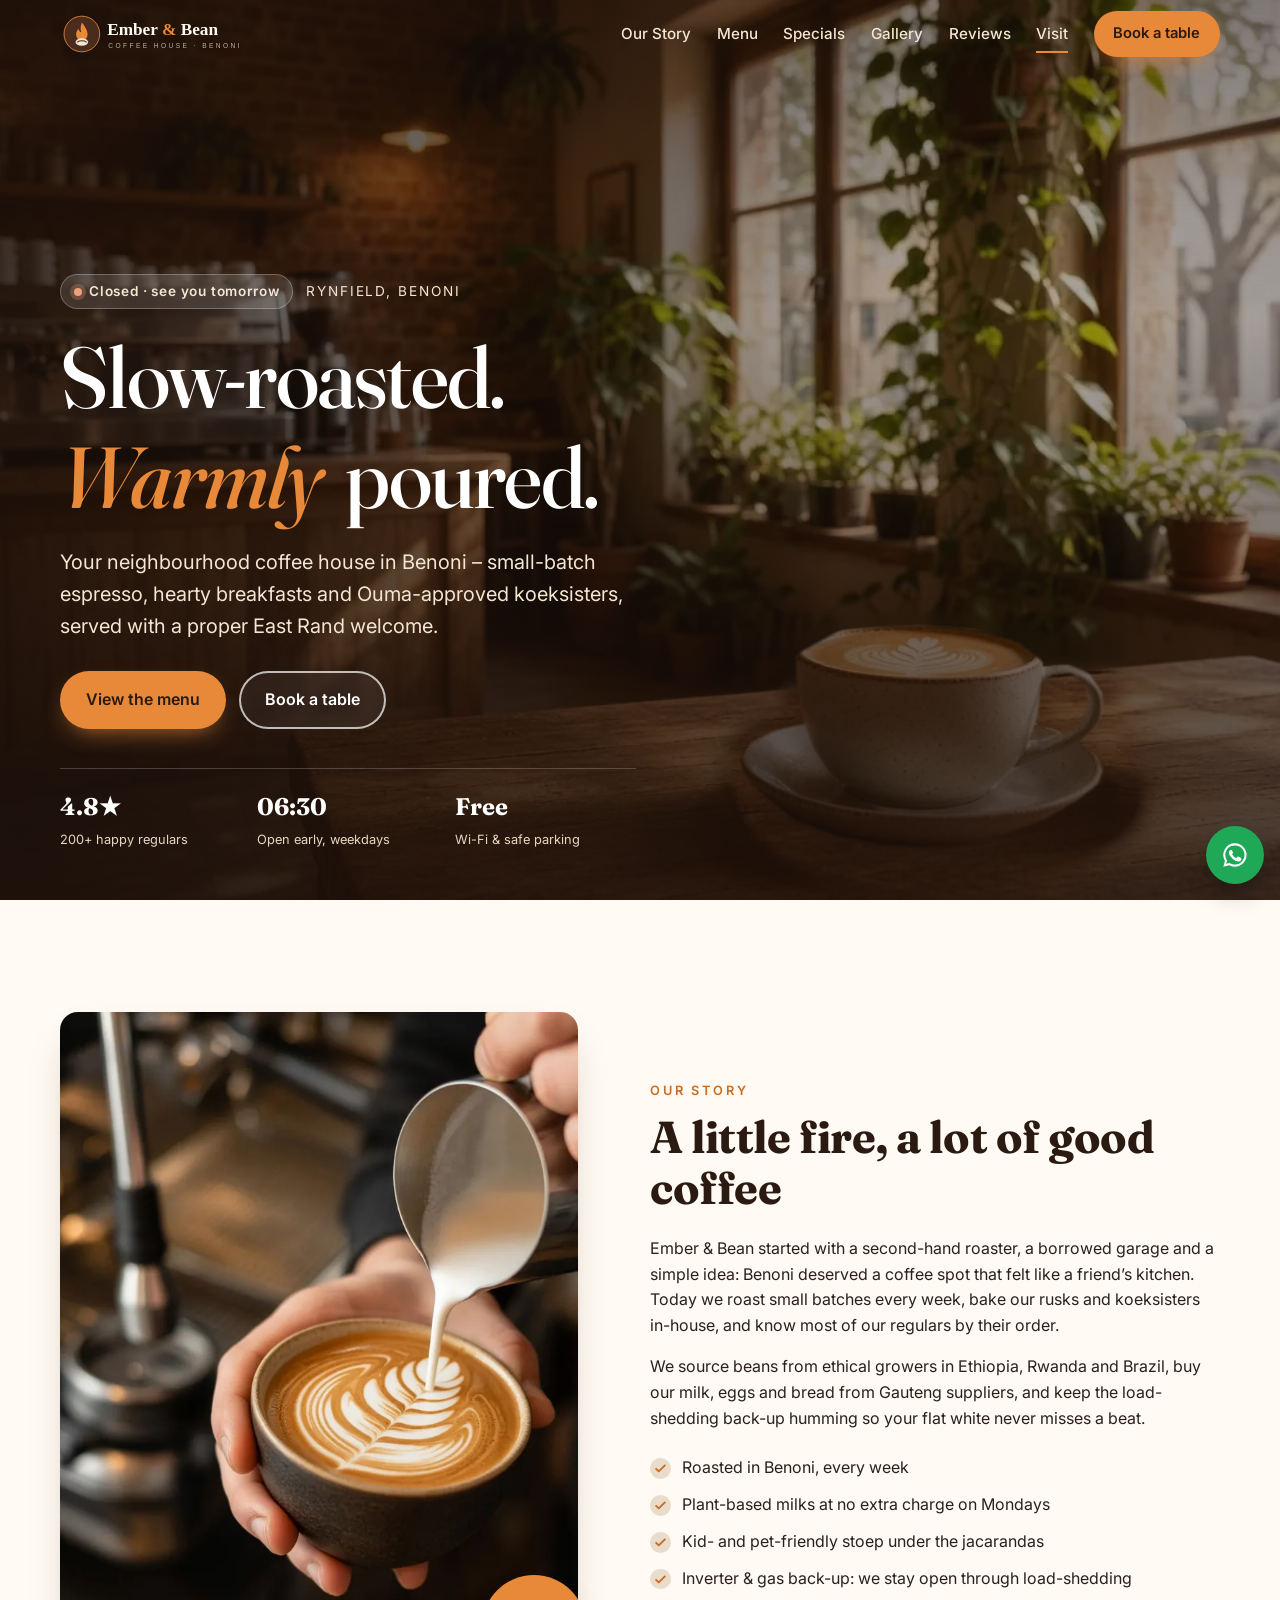
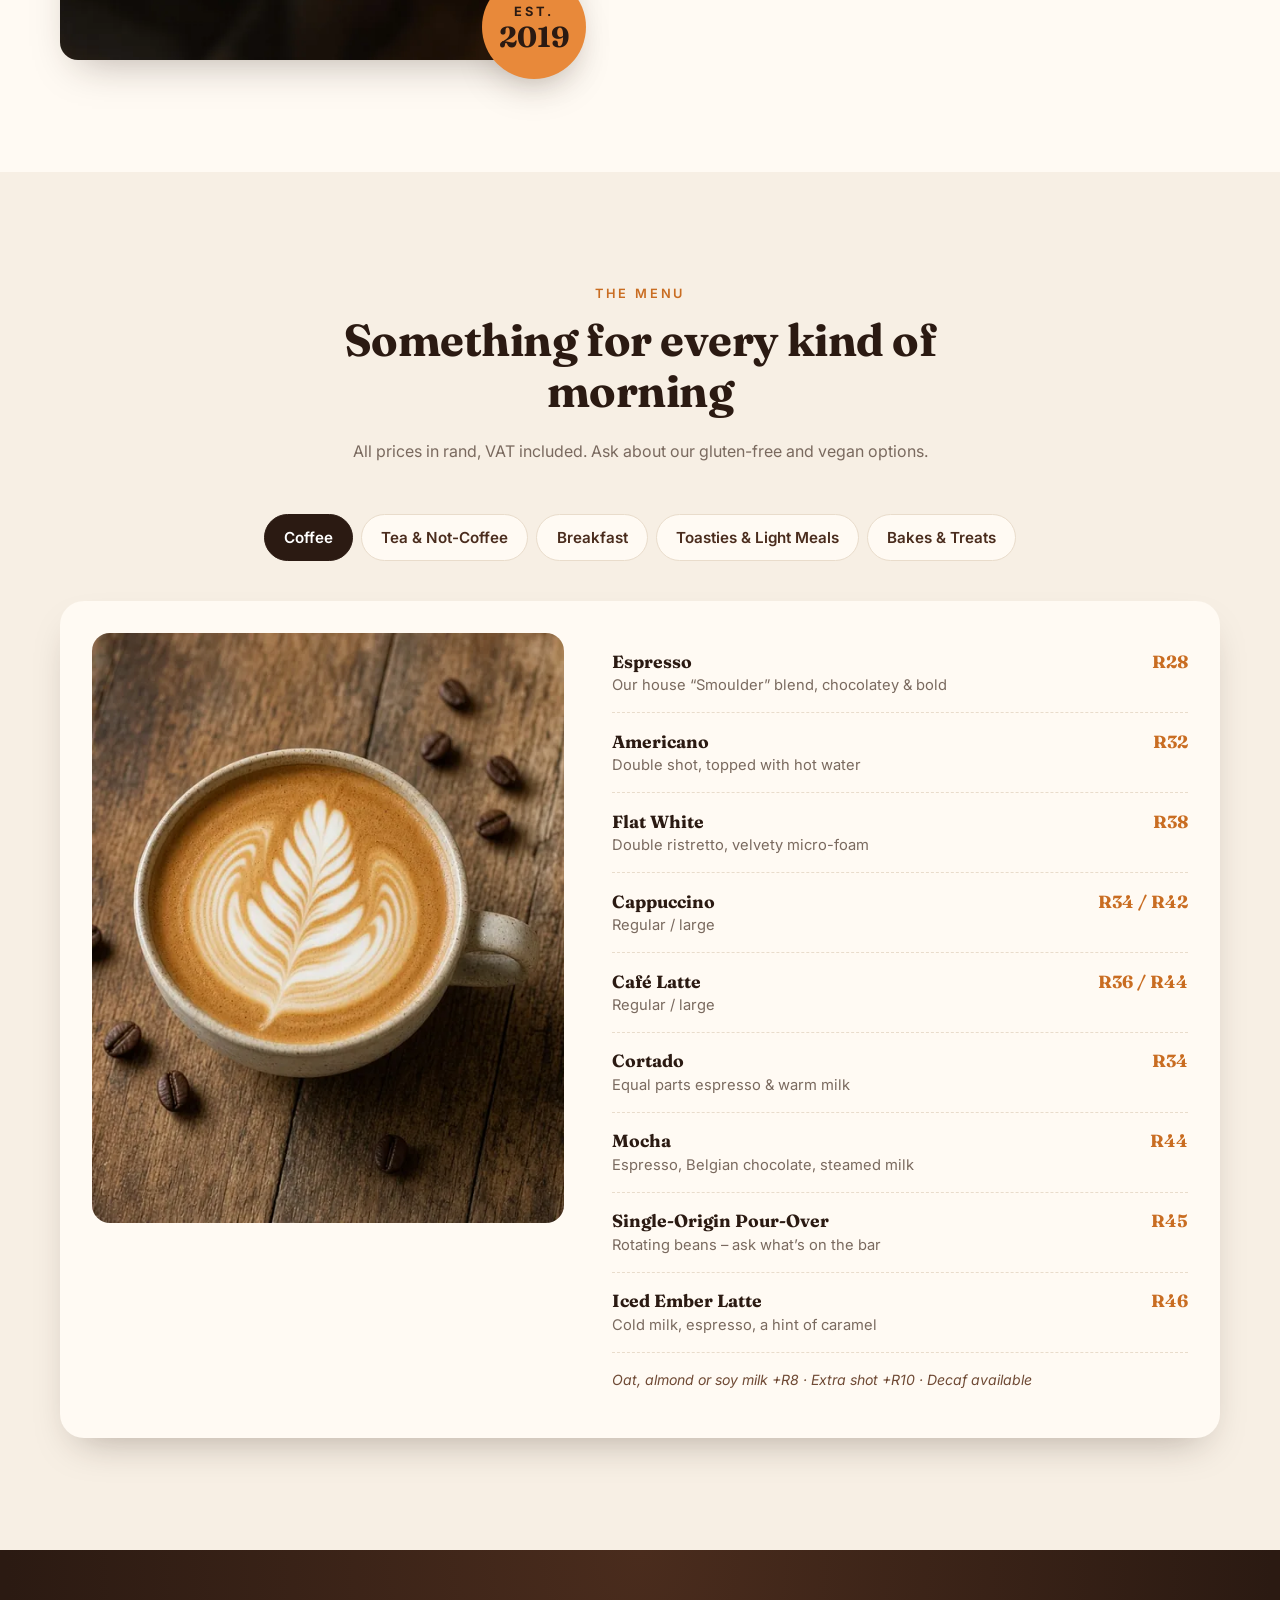
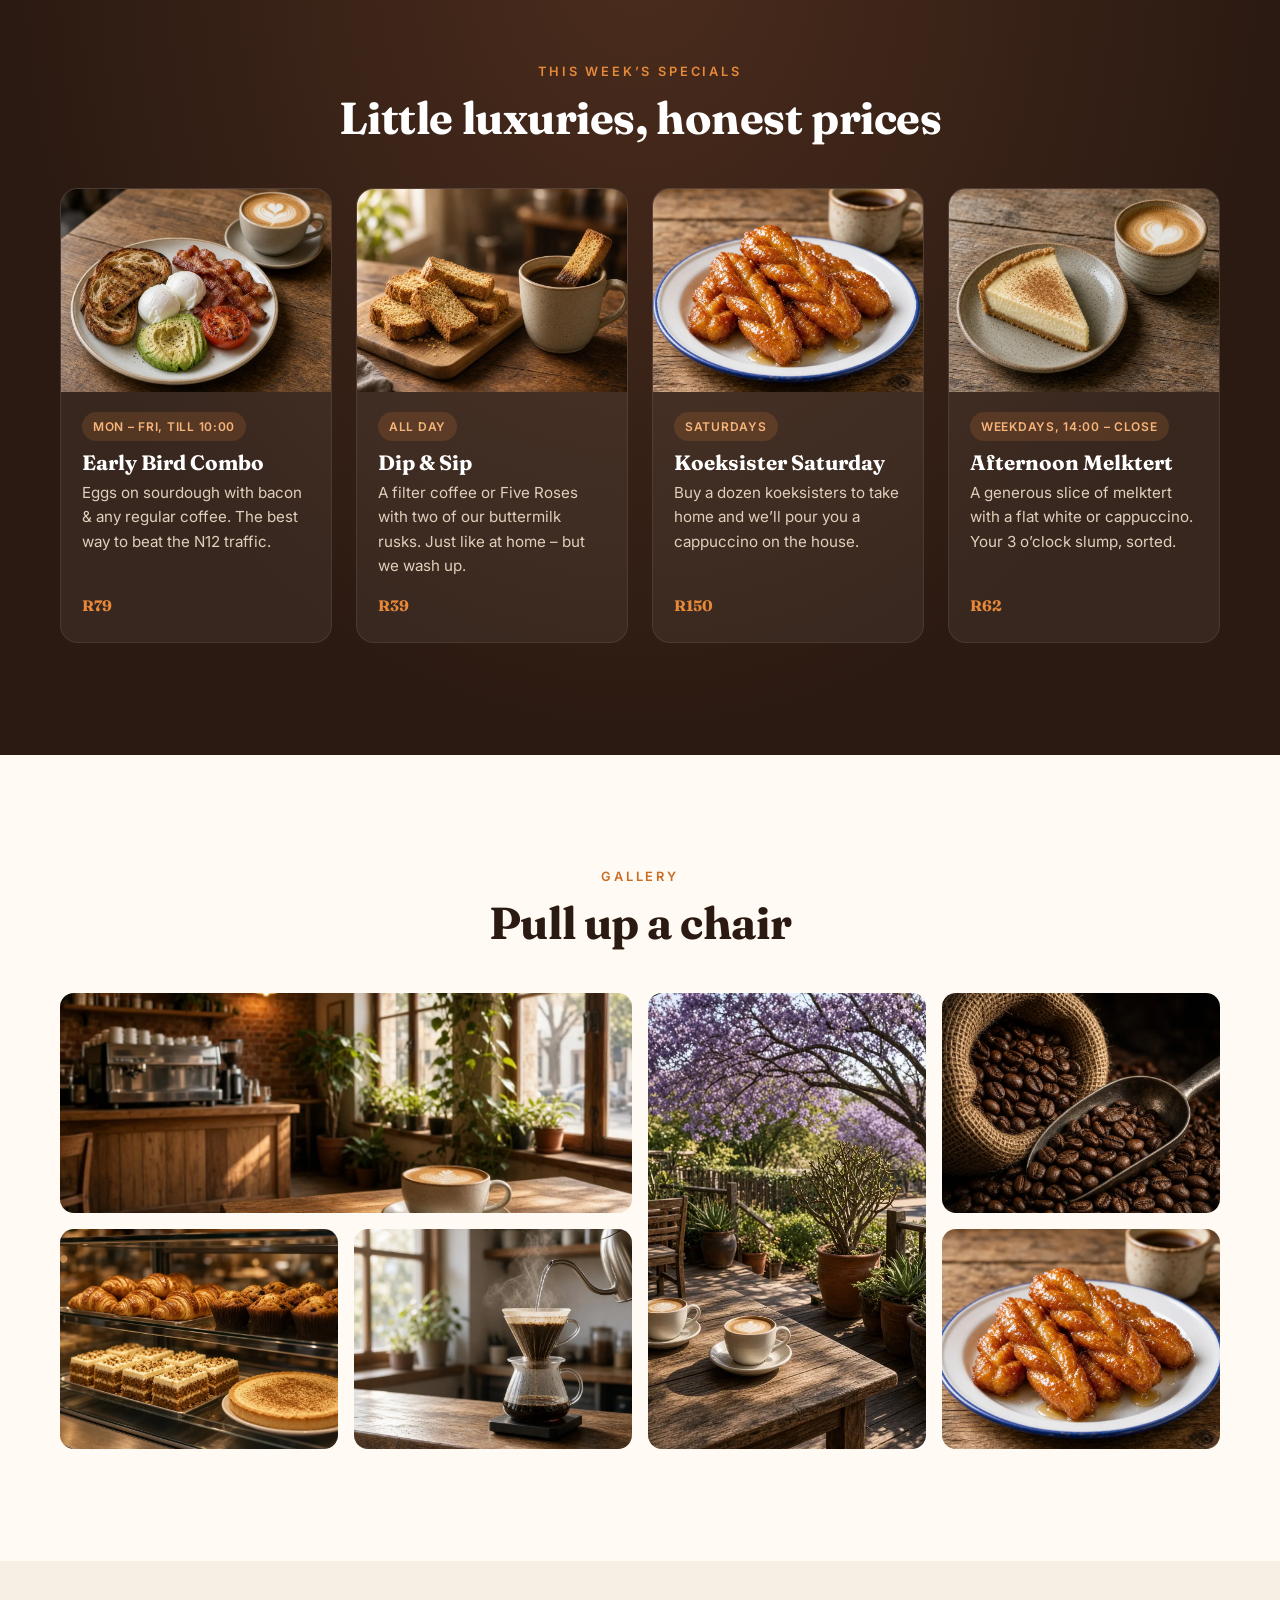
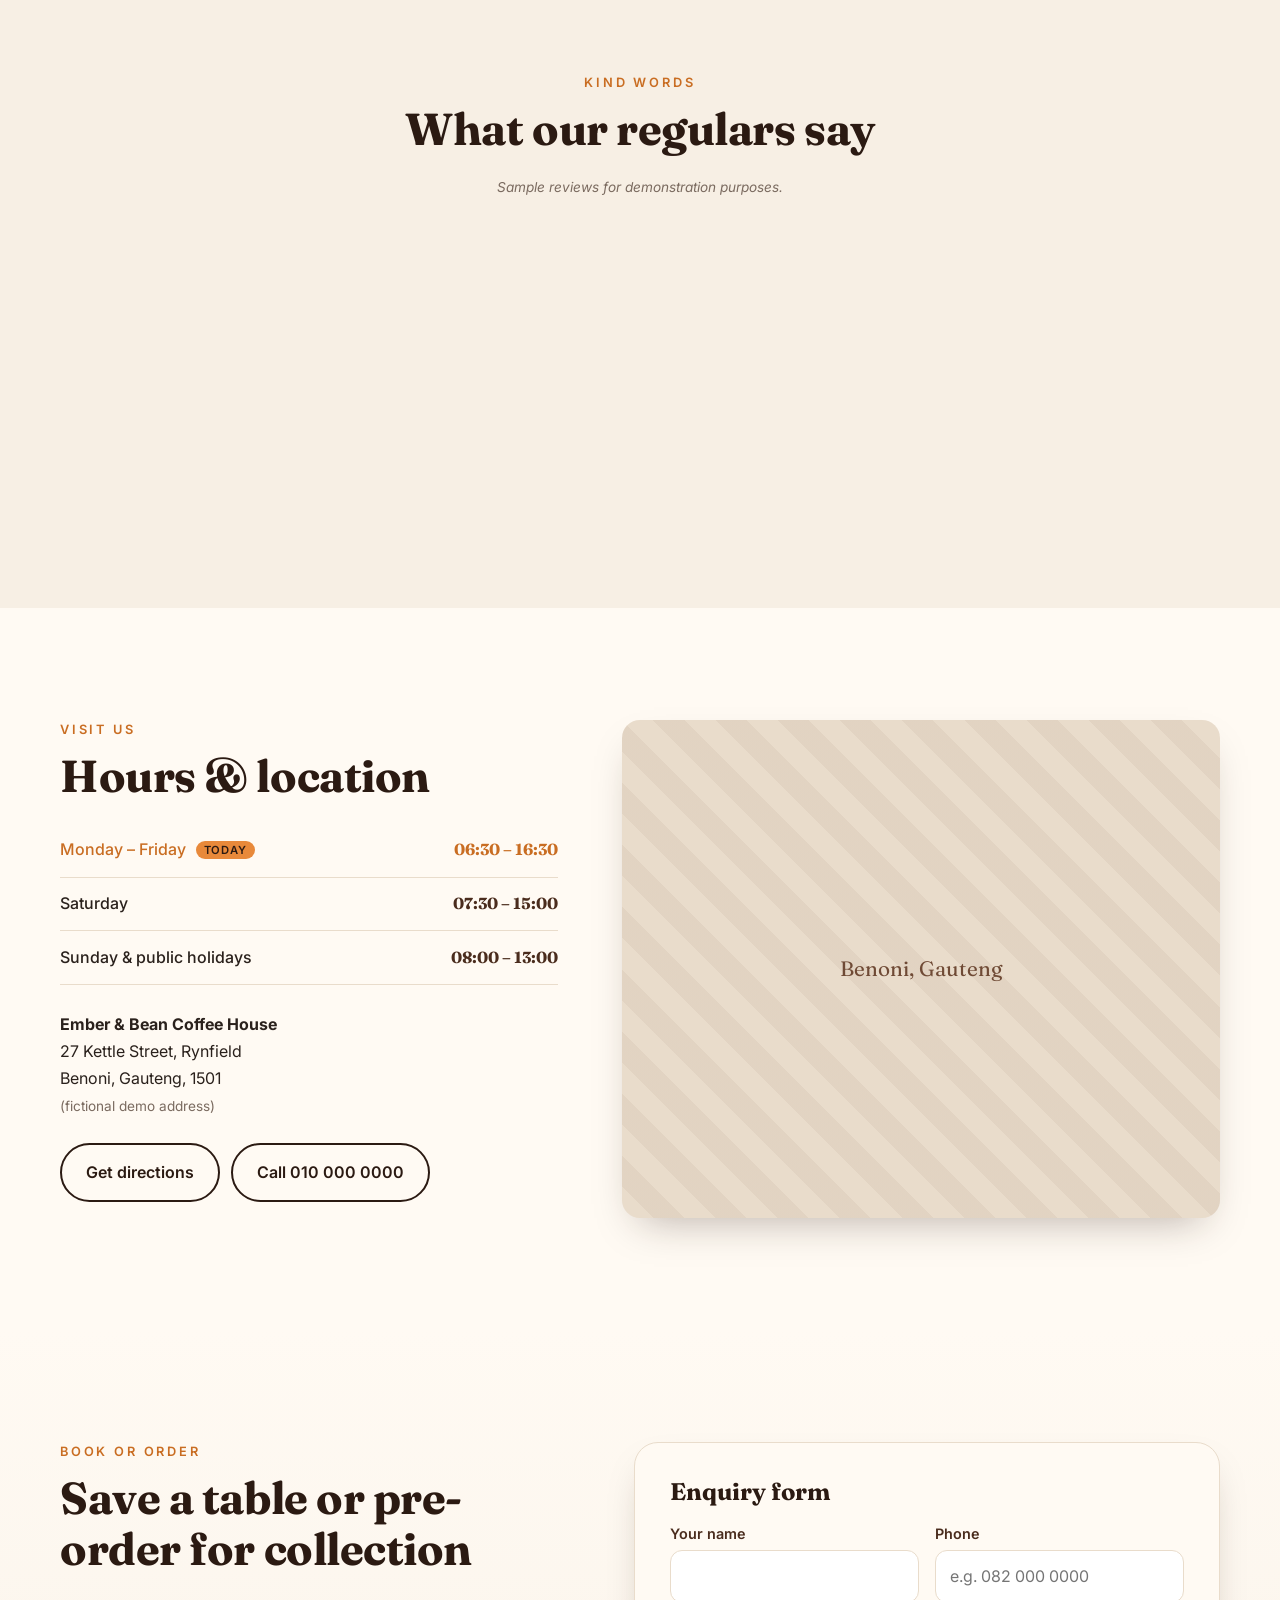
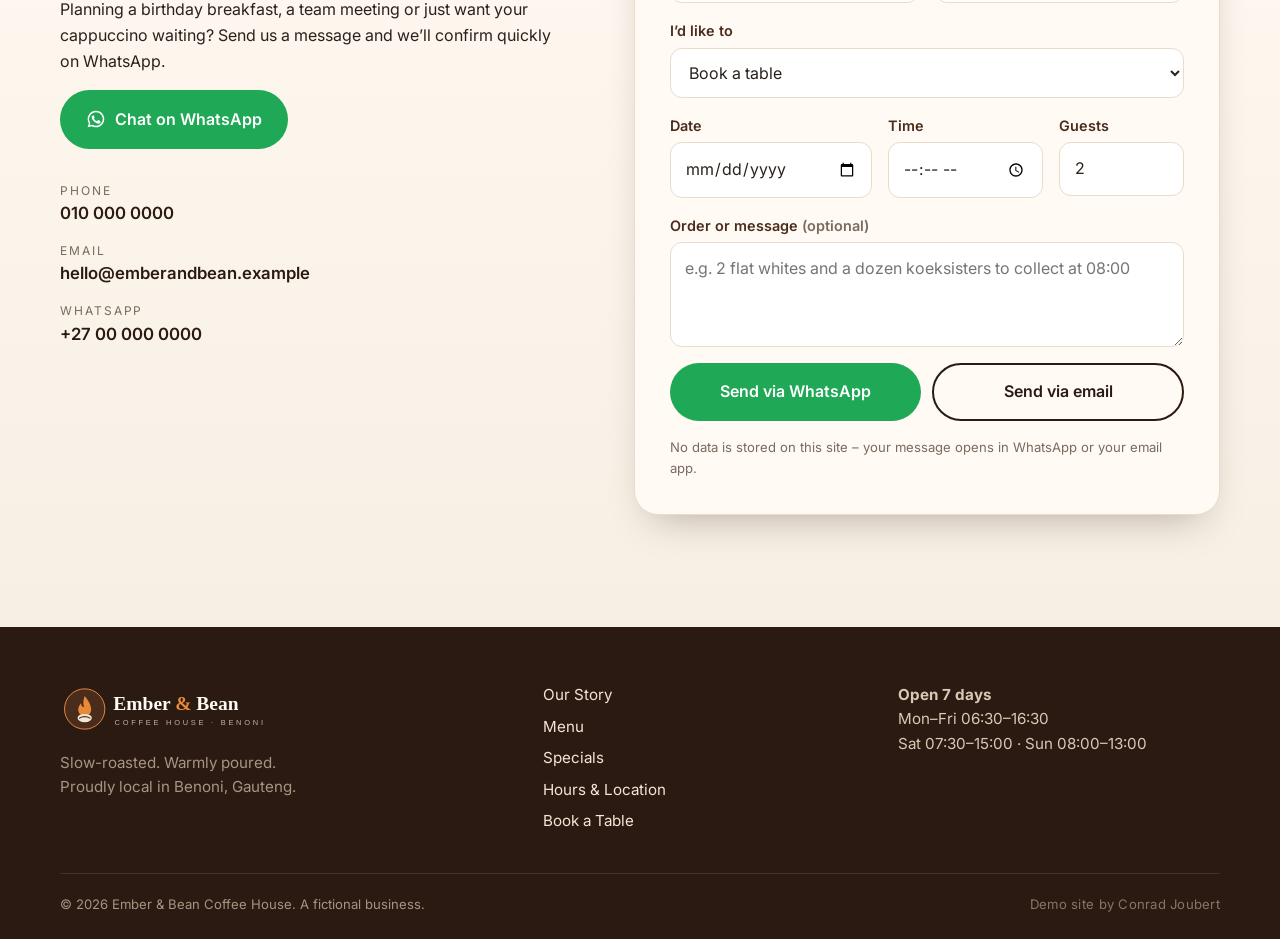
<file: EmberAndBean.Web/wwwroot/index.html>
<!DOCTYPE html>
<html lang="en-ZA">
<head>
  <meta charset="utf-8">
  <meta name="viewport" content="width=device-width, initial-scale=1">
  <title>Ember &amp; Bean Coffee House | Specialty Coffee &amp; Breakfast in Benoni</title>
  <meta name="description" content="Ember &amp; Bean is an independent neighbourhood coffee house in Benoni, Gauteng. Small-batch roasted coffee, hearty breakfasts, toasties, rusks and koeksisters. Open 7 days.">
  <meta name="keywords" content="coffee shop Benoni, cafe Benoni, breakfast Benoni, specialty coffee East Rand, flat white, cappuccino, koeksisters, rusks">
  <meta name="theme-color" content="#2b1a12">
  <meta name="robots" content="noindex, nofollow"><!-- Demo site: remove this line for a real client -->

  <!-- Open Graph / social sharing -->
  <meta property="og:type" content="website">
  <meta property="og:site_name" content="Ember &amp; Bean Coffee House">
  <meta property="og:title" content="Ember &amp; Bean Coffee House | Benoni">
  <meta property="og:description" content="Small-batch coffee, slow breakfasts and proper koeksisters in the heart of Benoni.">
  <meta property="og:image" content="assets/img/og-image.jpg">
  <meta property="og:locale" content="en_ZA">
  <meta name="twitter:card" content="summary_large_image">

  <link rel="icon" href="favicon.svg" type="image/svg+xml">
  <link rel="icon" href="favicon.png" type="image/png" sizes="64x64">
  <link rel="apple-touch-icon" href="apple-touch-icon.png">
  <link rel="manifest" href="site.webmanifest">

  <link rel="preconnect" href="https://fonts.googleapis.com">
  <link rel="preconnect" href="https://fonts.gstatic.com" crossorigin>
  <link href="https://fonts.googleapis.com/css2?family=Fraunces:opsz,wght@9..144,500;9..144,700&family=Inter:wght@400;500;600&display=swap" rel="stylesheet">
  <link rel="preload" as="image" href="assets/img/hero.webp">
  <link rel="stylesheet" href="css/styles.css">

  <script type="application/ld+json">
  {
    "@context": "https://schema.org",
    "@type": "CafeOrCoffeeShop",
    "name": "Ember & Bean Coffee House",
    "description": "Independent neighbourhood coffee house in Benoni (fictional demo business).",
    "image": "assets/img/og-image.jpg",
    "telephone": "+27 10 000 0000",
    "email": "hello@emberandbean.example",
    "servesCuisine": ["Coffee", "Breakfast", "South African"],
    "priceRange": "R",
    "address": {
      "@type": "PostalAddress",
      "streetAddress": "27 Kettle Street, Rynfield",
      "addressLocality": "Benoni",
      "addressRegion": "Gauteng",
      "postalCode": "1501",
      "addressCountry": "ZA"
    },
    "openingHoursSpecification": [
      {"@type": "OpeningHoursSpecification", "dayOfWeek": ["Monday","Tuesday","Wednesday","Thursday","Friday"], "opens": "06:30", "closes": "16:30"},
      {"@type": "OpeningHoursSpecification", "dayOfWeek": "Saturday", "opens": "07:30", "closes": "15:00"},
      {"@type": "OpeningHoursSpecification", "dayOfWeek": "Sunday", "opens": "08:00", "closes": "13:00"}
    ]
  }
  </script>
</head>
<body>
  <a class="skip-link" href="#main">Skip to content</a>

  <header class="site-header" id="top">
    <div class="container nav-wrap">
      <a class="brand" href="#top" aria-label="Ember &amp; Bean Coffee House, back to top">
        <img src="assets/logo-light.svg" alt="Ember &amp; Bean Coffee House" width="216" height="48">
      </a>
      <button class="nav-toggle" aria-expanded="false" aria-controls="site-nav" aria-label="Open menu">
        <span></span><span></span><span></span>
      </button>
      <nav id="site-nav" class="site-nav" aria-label="Main">
        <ul>
          <li><a href="#about">Our Story</a></li>
          <li><a href="#menu">Menu</a></li>
          <li><a href="#specials">Specials</a></li>
          <li><a href="#gallery">Gallery</a></li>
          <li><a href="#reviews">Reviews</a></li>
          <li><a href="#visit">Visit</a></li>
          <li><a class="btn btn-sm btn-ember" href="#contact">Book a table</a></li>
        </ul>
      </nav>
    </div>
  </header>

  <main id="main">
    <!-- HERO -->
    <section class="hero" aria-labelledby="hero-title">
      <div class="hero-media" role="img" aria-label="Sunlit coffee house interior with a latte on a wooden table">
        <!-- Cup + saucer are separate cut-outs of the photo that slide in on their own and then float; the stage reproduces
             background-size:cover so they line up with the photo (see .hero-stage in styles.css). Steam sits in a second stage above the colour overlay. -->
        <div class="hero-stage" aria-hidden="true">
          <img class="stage-bg" src="assets/img/hero-clean.webp" alt="" width="1280" height="720" decoding="async">
          <img class="hero-saucer" src="assets/img/saucer.webp" alt="" width="305" height="122" decoding="async">
          <div class="hero-cup">
            <img class="cup-img" src="assets/img/cup.webp" alt="" width="261" height="163" decoding="async">
            <div class="cup-fx">
              <div class="crema"><span class="sheen"></span><span class="ripple"></span></div>
            </div>
          </div>
        </div>
        <div class="hero-stage hero-stage-fx" aria-hidden="true">
          <div class="hero-cup">
            <div class="cup-fx">
              <div class="steam">
              <svg width="0" height="0" class="defs"><defs><linearGradient id="steam-grad" x1="0" y1="1" x2="0" y2="0"><stop offset="0" stop-color="#fff3e3" stop-opacity="0"/><stop offset=".22" stop-color="#fff3e3" stop-opacity=".9"/><stop offset=".6" stop-color="#fff3e3" stop-opacity=".45"/><stop offset="1" stop-color="#fff3e3" stop-opacity="0"/></linearGradient></defs></svg>
              <svg class="wisp" viewBox="0 0 40 200" preserveAspectRatio="none"><path d="M20 200 C 8 170, 32 150, 20 120 S 6 70, 22 40 S 30 10, 18 0" /></svg>
              <svg class="wisp" viewBox="0 0 40 200" preserveAspectRatio="none"><path d="M20 200 C 32 172, 10 150, 22 118 S 34 72, 16 44 S 10 12, 24 0" /></svg>
              <svg class="wisp" viewBox="0 0 40 200" preserveAspectRatio="none"><path d="M20 200 C 12 168, 28 146, 16 112 S 30 66, 20 36 S 12 8, 22 0" /></svg>
              <svg class="wisp" viewBox="0 0 40 200" preserveAspectRatio="none"><path d="M20 200 C 28 176, 14 140, 24 110 S 10 64, 22 38 S 32 14, 16 0" /></svg>
              <svg class="wisp" viewBox="0 0 40 200" preserveAspectRatio="none"><path d="M20 200 C 10 160, 30 140, 20 104 S 8 60, 24 30 S 18 6, 20 0" /></svg>
            </div>
            </div>
          </div>
        </div>
      </div>
      <div class="container hero-content">
        <p class="eyebrow"><span class="open-pill" id="open-status" aria-live="polite">Open 7 days</span> Rynfield, Benoni</p>
        <h1 id="hero-title">Slow-roasted.<br><em>Warmly</em> poured.</h1>
        <p class="lead">Your neighbourhood coffee house in Benoni &ndash; small-batch espresso, hearty breakfasts and Ouma-approved koeksisters, served with a proper East Rand welcome.</p>
        <div class="hero-cta">
          <a class="btn btn-ember" href="#menu">View the menu</a>
          <a class="btn btn-ghost" href="#contact">Book a table</a>
        </div>
        <ul class="hero-facts" aria-label="Highlights">
          <li><strong>4.8&#9733;</strong><span>200+ happy regulars</span></li>
          <li><strong>06:30</strong><span>Open early, weekdays</span></li>
          <li><strong>Free</strong><span>Wi-Fi &amp; safe parking</span></li>
        </ul>
      </div>
    </section>

    <!-- ABOUT -->
    <section id="about" class="section about" aria-labelledby="about-title">
      <div class="container about-grid">
        <div class="about-media reveal">
          <img src="assets/img/pour.webp" alt="Barista pouring steamed milk into a cappuccino" width="900" height="900" loading="lazy">
          <div class="about-badge"><strong>Est.</strong><span>2019</span></div>
        </div>
        <div class="about-copy reveal">
          <p class="kicker">Our story</p>
          <h2 id="about-title">A little fire, a lot of good coffee</h2>
          <p>Ember &amp; Bean started with a second-hand roaster, a borrowed garage and a simple idea: Benoni deserved a coffee spot that felt like a friend&rsquo;s kitchen. Today we roast small batches every week, bake our rusks and koeksisters in-house, and know most of our regulars by their order.</p>
          <p>We source beans from ethical growers in Ethiopia, Rwanda and Brazil, buy our milk, eggs and bread from Gauteng suppliers, and keep the load-shedding back-up humming so your flat white never misses a beat.</p>
          <ul class="ticks">
            <li>Roasted in Benoni, every week</li>
            <li>Plant-based milks at no extra charge on Mondays</li>
            <li>Kid- and pet-friendly stoep under the jacarandas</li>
            <li>Inverter &amp; gas back-up: we stay open through load-shedding</li>
          </ul>
        </div>
      </div>
    </section>

    <!-- MENU -->
    <section id="menu" class="section menu" aria-labelledby="menu-title">
      <div class="container">
        <header class="section-head">
          <p class="kicker">The menu</p>
          <h2 id="menu-title">Something for every kind of morning</h2>
          <p>All prices in rand, VAT included. Ask about our gluten-free and vegan options.</p>
        </header>

        <div class="tabs" role="tablist" aria-label="Menu categories">
          <button role="tab" id="tab-coffee" aria-controls="panel-coffee" aria-selected="true">Coffee</button>
          <button role="tab" id="tab-other" aria-controls="panel-other" aria-selected="false" tabindex="-1">Tea &amp; Not-Coffee</button>
          <button role="tab" id="tab-breakfast" aria-controls="panel-breakfast" aria-selected="false" tabindex="-1">Breakfast</button>
          <button role="tab" id="tab-light" aria-controls="panel-light" aria-selected="false" tabindex="-1">Toasties &amp; Light Meals</button>
          <button role="tab" id="tab-bakes" aria-controls="panel-bakes" aria-selected="false" tabindex="-1">Bakes &amp; Treats</button>
        </div>

        <div class="menu-panels">
          <div role="tabpanel" id="panel-coffee" aria-labelledby="tab-coffee" class="menu-panel">
            <img class="panel-img" src="assets/img/flat-white.webp" alt="Flat white with rosetta latte art" width="900" height="675" loading="lazy">
            <ul class="menu-list">
              <li><div><h3>Espresso</h3><p>Our house &ldquo;Smoulder&rdquo; blend, chocolatey &amp; bold</p></div><span class="price">R28</span></li>
              <li><div><h3>Americano</h3><p>Double shot, topped with hot water</p></div><span class="price">R32</span></li>
              <li><div><h3>Flat White</h3><p>Double ristretto, velvety micro-foam</p></div><span class="price">R38</span></li>
              <li><div><h3>Cappuccino</h3><p>Regular / large</p></div><span class="price">R34 / R42</span></li>
              <li><div><h3>Caf&eacute; Latte</h3><p>Regular / large</p></div><span class="price">R36 / R44</span></li>
              <li><div><h3>Cortado</h3><p>Equal parts espresso &amp; warm milk</p></div><span class="price">R34</span></li>
              <li><div><h3>Mocha</h3><p>Espresso, Belgian chocolate, steamed milk</p></div><span class="price">R44</span></li>
              <li><div><h3>Single-Origin Pour-Over</h3><p>Rotating beans &ndash; ask what&rsquo;s on the bar</p></div><span class="price">R45</span></li>
              <li><div><h3>Iced Ember Latte</h3><p>Cold milk, espresso, a hint of caramel</p></div><span class="price">R46</span></li>
              <li class="note">Oat, almond or soy milk +R8 &middot; Extra shot +R10 &middot; Decaf available</li>
            </ul>
          </div>

          <div role="tabpanel" id="panel-other" aria-labelledby="tab-other" class="menu-panel" hidden>
            <img class="panel-img" src="assets/img/pourover.webp" alt="Pour-over coffee being brewed with a gooseneck kettle" width="900" height="900" loading="lazy">
            <ul class="menu-list">
              <li><div><h3>Red Cappuccino</h3><p>Rooibos espresso with steamed milk</p></div><span class="price">R36</span></li>
              <li><div><h3>Chai Latte</h3><p>Spiced &amp; sweet, or dirty with a shot (+R10)</p></div><span class="price">R40</span></li>
              <li><div><h3>Hot Chocolate</h3><p>Proper melted chocolate, marshmallows</p></div><span class="price">R40</span></li>
              <li><div><h3>Pot of Tea</h3><p>Five Roses, Rooibos, Earl Grey or green</p></div><span class="price">R26</span></li>
              <li><div><h3>Fresh Orange Juice</h3><p>Squeezed to order</p></div><span class="price">R38</span></li>
              <li><div><h3>Berry &amp; Banana Smoothie</h3><p>With Greek yoghurt &amp; honey</p></div><span class="price">R52</span></li>
              <li><div><h3>Milkshake</h3><p>Bar-One, strawberry, vanilla or lime</p></div><span class="price">R48</span></li>
            </ul>
          </div>

          <div role="tabpanel" id="panel-breakfast" aria-labelledby="tab-breakfast" class="menu-panel" hidden>
            <img class="panel-img" src="assets/img/breakfast.webp" alt="Breakfast plate with sourdough, poached eggs, bacon, tomato and avocado" width="900" height="675" loading="lazy">
            <ul class="menu-list">
              <li><div><h3>The Ember Breakfast</h3><p>Two eggs, bacon, boerewors, grilled tomato, mushrooms, sourdough</p></div><span class="price">R112</span></li>
              <li><div><h3>Eggs on Sourdough</h3><p>Poached, fried or scrambled, with avo (+R22)</p></div><span class="price">R62</span></li>
              <li><div><h3>Eggs Benedict</h3><p>Bacon, smoked salmon (+R35) or spinach</p></div><span class="price">R98</span></li>
              <li><div><h3>Shakshuka</h3><p>Baked eggs, spiced tomato, feta, toasted ciabatta</p></div><span class="price">R89</span></li>
              <li><div><h3>Mielie-Meal Porridge</h3><p>Creamy putu-style pap, butter, brown sugar &amp; cream</p></div><span class="price">R48</span></li>
              <li><div><h3>Granola Bowl</h3><p>House granola, Greek yoghurt, berries, honey</p></div><span class="price">R72</span></li>
              <li class="note">Breakfast served all day, every day</li>
            </ul>
          </div>

          <div role="tabpanel" id="panel-light" aria-labelledby="tab-light" class="menu-panel" hidden>
            <img class="panel-img" src="assets/img/toastie.webp" alt="Grilled cheese and tomato toastie with side salad" width="900" height="675" loading="lazy">
            <ul class="menu-list">
              <li><div><h3>Cheese &amp; Tomato Toastie</h3><p>Mature cheddar, ripe tomato, side salad</p></div><span class="price">R59</span></li>
              <li><div><h3>Chicken Mayo Toastie</h3><p>Pulled chicken, herb mayo, cheddar</p></div><span class="price">R79</span></li>
              <li><div><h3>Bacon, Brie &amp; Fig</h3><p>On toasted sourdough</p></div><span class="price">R92</span></li>
              <li><div><h3>Boerewors Roll</h3><p>Grilled wors, tomato smoor, mustard</p></div><span class="price">R75</span></li>
              <li><div><h3>Chicken &amp; Avo Wrap</h3><p>Crispy chicken, avo, lettuce, sweet chilli</p></div><span class="price">R86</span></li>
              <li><div><h3>Harvest Salad</h3><p>Roast butternut, feta, seeds, greens, balsamic</p></div><span class="price">R82</span></li>
            </ul>
          </div>

          <div role="tabpanel" id="panel-bakes" aria-labelledby="tab-bakes" class="menu-panel" hidden>
            <img class="panel-img" src="assets/img/counter.webp" alt="Display counter with croissants, muffins, carrot cake and milk tart" width="900" height="900" loading="lazy">
            <ul class="menu-list">
              <li><div><h3>Koeksisters</h3><p>Syrupy, plaited &amp; ice-cold &ndash; two per serving</p></div><span class="price">R28</span></li>
              <li><div><h3>Buttermilk Rusks</h3><p>Two rusks for dunking / take-home bag of 12</p></div><span class="price">R18 / R85</span></li>
              <li><div><h3>Melktert</h3><p>Ouma&rsquo;s recipe, cinnamon dusted</p></div><span class="price">R38</span></li>
              <li><div><h3>Carrot Cake</h3><p>Cream cheese icing, toasted pecans</p></div><span class="price">R52</span></li>
              <li><div><h3>Butter Croissant</h3><p>Plain, or ham &amp; cheese (+R28)</p></div><span class="price">R32</span></li>
              <li><div><h3>Muffin of the Day</h3><p>Served warm with butter</p></div><span class="price">R34</span></li>
              <li><div><h3>Scones</h3><p>Two scones, jam, cream &amp; cheese</p></div><span class="price">R55</span></li>
            </ul>
          </div>
        </div>
      </div>
    </section>

    <!-- SPECIALS -->
    <section id="specials" class="section specials" aria-labelledby="specials-title">
      <div class="container">
        <header class="section-head light">
          <p class="kicker">This week&rsquo;s specials</p>
          <h2 id="specials-title">Little luxuries, honest prices</h2>
        </header>
        <div class="cards">
          <article class="card reveal">
            <img src="assets/img/breakfast.webp" alt="Full breakfast with a cappuccino" width="900" height="675" loading="lazy">
            <div class="card-body">
              <span class="tag">Mon &ndash; Fri, till 10:00</span>
              <h3>Early Bird Combo</h3>
              <p>Eggs on sourdough with bacon &amp; any regular coffee. The best way to beat the N12 traffic.</p>
              <p class="card-price">R79</p>
            </div>
          </article>
          <article class="card reveal">
            <img src="assets/img/rusks.webp" alt="Buttermilk rusks next to a mug of coffee" width="900" height="675" loading="lazy">
            <div class="card-body">
              <span class="tag">All day</span>
              <h3>Dip &amp; Sip</h3>
              <p>A filter coffee or Five Roses with two of our buttermilk rusks. Just like at home &ndash; but we wash up.</p>
              <p class="card-price">R39</p>
            </div>
          </article>
          <article class="card reveal">
            <img src="assets/img/koeksisters.webp" alt="Syrup-glazed koeksisters on an enamel plate" width="900" height="675" loading="lazy">
            <div class="card-body">
              <span class="tag">Saturdays</span>
              <h3>Koeksister Saturday</h3>
              <p>Buy a dozen koeksisters to take home and we&rsquo;ll pour you a cappuccino on the house.</p>
              <p class="card-price">R150</p>
            </div>
          </article>
          <article class="card reveal">
            <img src="assets/img/milktart.webp" alt="Slice of milk tart with a cappuccino" width="900" height="675" loading="lazy">
            <div class="card-body">
              <span class="tag">Weekdays, 14:00 &ndash; close</span>
              <h3>Afternoon Melktert</h3>
              <p>A generous slice of melktert with a flat white or cappuccino. Your 3 o&rsquo;clock slump, sorted.</p>
              <p class="card-price">R62</p>
            </div>
          </article>
        </div>
      </div>
    </section>

    <!-- GALLERY -->
    <section id="gallery" class="section gallery" aria-labelledby="gallery-title">
      <div class="container">
        <header class="section-head">
          <p class="kicker">Gallery</p>
          <h2 id="gallery-title">Pull up a chair</h2>
        </header>
        <div class="gallery-grid">
          <a href="assets/img/hero.webp" class="g-item g-wide" data-caption="Morning light at the coffee bar"><img src="assets/img/hero.webp" alt="Coffee bar with espresso machine and plants in morning light" width="1280" height="720" loading="lazy"></a>
          <a href="assets/img/patio.webp" class="g-item g-tall" data-caption="Our stoep under the jacarandas"><img src="assets/img/patio.webp" alt="Outdoor patio with wooden tables under a flowering jacaranda tree" width="900" height="900" loading="lazy"></a>
          <a href="assets/img/beans.webp" class="g-item" data-caption="Roasted in Benoni every week"><img src="assets/img/beans.webp" alt="Freshly roasted coffee beans in a burlap sack with a scoop" width="900" height="900" loading="lazy"></a>
          <a href="assets/img/counter.webp" class="g-item" data-caption="Baked fresh every morning"><img src="assets/img/counter.webp" alt="Display counter with croissants, muffins and cakes" width="900" height="900" loading="lazy"></a>
          <a href="assets/img/pourover.webp" class="g-item" data-caption="Single-origin pour-over"><img src="assets/img/pourover.webp" alt="Pour-over coffee being brewed" width="900" height="900" loading="lazy"></a>
          <a href="assets/img/koeksisters.webp" class="g-item" data-caption="Koeksisters, the way Ouma made them"><img src="assets/img/koeksisters.webp" alt="Plate of glossy koeksisters" width="900" height="675" loading="lazy"></a>
        </div>
      </div>
    </section>

    <!-- REVIEWS -->
    <section id="reviews" class="section reviews" aria-labelledby="reviews-title">
      <div class="container">
        <header class="section-head">
          <p class="kicker">Kind words</p>
          <h2 id="reviews-title">What our regulars say</h2>
          <p class="demo-note">Sample reviews for demonstration purposes.</p>
        </header>
        <div class="review-grid">
          <figure class="review reveal">
            <div class="stars" aria-label="5 out of 5 stars">&#9733;&#9733;&#9733;&#9733;&#9733;</div>
            <blockquote><p>&ldquo;Best flat white on the East Rand, no contest. The staff remember my order and the koeksisters are dangerous.&rdquo;</p></blockquote>
            <figcaption><strong>Thandi M.</strong> &middot; Rynfield</figcaption>
          </figure>
          <figure class="review reveal">
            <div class="stars" aria-label="5 out of 5 stars">&#9733;&#9733;&#9733;&#9733;&#9733;</div>
            <blockquote><p>&ldquo;Our Saturday ritual. Kids love the milkshakes, the dog loves the stoep, and I love that they&rsquo;re open through load-shedding.&rdquo;</p></blockquote>
            <figcaption><strong>Pieter &amp; Anri V.</strong> &middot; Lakefield</figcaption>
          </figure>
          <figure class="review reveal">
            <div class="stars" aria-label="5 out of 5 stars">&#9733;&#9733;&#9733;&#9733;&#9733;</div>
            <blockquote><p>&ldquo;I work remotely from here twice a week. Fast Wi-Fi, plugs at every table and a cheese toastie that hits the spot.&rdquo;</p></blockquote>
            <figcaption><strong>Sipho K.</strong> &middot; Northmead</figcaption>
          </figure>
        </div>
      </div>
    </section>

    <!-- VISIT -->
    <section id="visit" class="section visit" aria-labelledby="visit-title">
      <div class="container visit-grid">
        <div class="visit-info reveal">
          <p class="kicker">Visit us</p>
          <h2 id="visit-title">Hours &amp; location</h2>
          <table class="hours">
            <caption class="sr-only">Opening hours</caption>
            <tbody>
              <tr data-days="1,2,3,4,5"><th scope="row">Monday &ndash; Friday</th><td>06:30 &ndash; 16:30</td></tr>
              <tr data-days="6"><th scope="row">Saturday</th><td>07:30 &ndash; 15:00</td></tr>
              <tr data-days="0"><th scope="row">Sunday &amp; public holidays</th><td>08:00 &ndash; 13:00</td></tr>
            </tbody>
          </table>
          <address>
            <strong>Ember &amp; Bean Coffee House</strong><br>
            27 Kettle Street, Rynfield<br>
            Benoni, Gauteng, 1501<br>
            <span class="muted">(fictional demo address)</span>
          </address>
          <p class="visit-links">
            <a class="btn btn-outline" href="https://www.google.com/maps/search/?api=1&amp;query=Benoni%2C+Gauteng" target="_blank" rel="noopener">Get directions</a>
            <a class="btn btn-outline" href="tel:+27100000000">Call 010 000 0000</a>
          </p>
        </div>
        <div class="map-wrap reveal">
          <iframe title="Map showing Benoni, Gauteng" src="https://maps.google.com/maps?q=Benoni%2C%20Gauteng%2C%20South%20Africa&amp;t=&amp;z=13&amp;ie=UTF8&amp;iwloc=&amp;output=embed" loading="lazy" referrerpolicy="no-referrer-when-downgrade" allowfullscreen></iframe>
        </div>
      </div>
    </section>

    <!-- CONTACT -->
    <section id="contact" class="section contact" aria-labelledby="contact-title">
      <div class="container contact-grid">
        <div class="contact-copy">
          <p class="kicker">Book or order</p>
          <h2 id="contact-title">Save a table or pre-order for collection</h2>
          <p>Planning a birthday breakfast, a team meeting or just want your cappuccino waiting? Send us a message and we&rsquo;ll confirm quickly on WhatsApp.</p>
          <a class="btn btn-whatsapp" href="https://wa.me/27000000000?text=Hi%20Ember%20%26%20Bean!%20I%27d%20like%20to%20make%20a%20booking." target="_blank" rel="noopener">
            <svg aria-hidden="true" viewBox="0 0 24 24" width="20" height="20"><path fill="currentColor" d="M12 2a10 10 0 0 0-8.6 15.1L2 22l5-1.3A10 10 0 1 0 12 2zm0 18.2c-1.5 0-3-.4-4.3-1.2l-.3-.2-3 .8.8-2.9-.2-.3A8.2 8.2 0 1 1 12 20.2zm4.5-6.1c-.2-.1-1.5-.7-1.7-.8s-.4-.1-.6.1-.7.8-.8 1-.3.2-.5.1a6.7 6.7 0 0 1-3.3-2.9c-.3-.4.3-.4.7-1.3.1-.2 0-.3 0-.4l-.8-1.8c-.2-.5-.4-.4-.6-.4h-.5a1 1 0 0 0-.7.3 3 3 0 0 0-.9 2.2 5.2 5.2 0 0 0 1.1 2.7 11.8 11.8 0 0 0 4.5 4c1.7.7 2.3.8 3.2.6.5-.1 1.5-.6 1.7-1.2s.2-1.1.2-1.2-.2-.2-.4-.3z"/></svg>
            Chat on WhatsApp
          </a>
          <ul class="contact-list">
            <li><span>Phone</span><a href="tel:+27100000000">010 000 0000</a></li>
            <li><span>Email</span><a href="mailto:hello@emberandbean.example">hello@emberandbean.example</a></li>
            <li><span>WhatsApp</span><a href="https://wa.me/27000000000" target="_blank" rel="noopener">+27 00 000 0000</a></li>
          </ul>
        </div>

        <form class="enquiry" id="enquiry-form" novalidate>
          <h3>Enquiry form</h3>
          <div class="field-row">
            <div class="field">
              <label for="f-name">Your name</label>
              <input id="f-name" name="name" type="text" autocomplete="name" required>
            </div>
            <div class="field">
              <label for="f-phone">Phone</label>
              <input id="f-phone" name="phone" type="tel" autocomplete="tel" placeholder="e.g. 082 000 0000" required>
            </div>
          </div>
          <div class="field">
            <label for="f-type">I&rsquo;d like to</label>
            <select id="f-type" name="type">
              <option>Book a table</option>
              <option>Pre-order for collection</option>
              <option>Enquire about a function or event</option>
              <option>Order rusks or koeksisters in bulk</option>
            </select>
          </div>
          <div class="field-row three">
            <div class="field">
              <label for="f-date">Date</label>
              <input id="f-date" name="date" type="date" required>
            </div>
            <div class="field">
              <label for="f-time">Time</label>
              <input id="f-time" name="time" type="time" min="06:30" max="16:30" required>
            </div>
            <div class="field">
              <label for="f-guests">Guests</label>
              <input id="f-guests" name="guests" type="number" min="1" max="40" value="2">
            </div>
          </div>
          <div class="field">
            <label for="f-msg">Order or message <span class="muted">(optional)</span></label>
            <textarea id="f-msg" name="message" rows="3" placeholder="e.g. 2 flat whites and a dozen koeksisters to collect at 08:00"></textarea>
          </div>
          <p class="form-error" id="form-error" role="alert" hidden></p>
          <div class="form-actions">
            <button type="submit" class="btn btn-whatsapp" data-channel="whatsapp">Send via WhatsApp</button>
            <button type="submit" class="btn btn-outline" data-channel="email">Send via email</button>
          </div>
          <p class="form-hint muted">No data is stored on this site &ndash; your message opens in WhatsApp or your email app.</p>
        </form>
      </div>
    </section>
  </main>

  <footer class="site-footer">
    <div class="container footer-grid">
      <div>
        <img src="assets/logo-light.svg" alt="Ember &amp; Bean Coffee House" width="216" height="48" class="footer-logo">
        <p class="muted">Slow-roasted. Warmly poured.<br>Proudly local in Benoni, Gauteng.</p>
      </div>
      <nav aria-label="Footer">
        <ul>
          <li><a href="#about">Our Story</a></li>
          <li><a href="#menu">Menu</a></li>
          <li><a href="#specials">Specials</a></li>
          <li><a href="#visit">Hours &amp; Location</a></li>
          <li><a href="#contact">Book a Table</a></li>
        </ul>
      </nav>
      <div>
        <p><strong>Open 7 days</strong><br>Mon&ndash;Fri 06:30&ndash;16:30<br>Sat 07:30&ndash;15:00 &middot; Sun 08:00&ndash;13:00</p>
      </div>
    </div>
    <div class="container footer-base">
      <p>&copy; <span id="year">2026</span> Ember &amp; Bean Coffee House. A fictional business.</p>
      <p class="credit">Demo site by Conrad Joubert</p>
    </div>
  </footer>

  <a class="wa-float" href="https://wa.me/27000000000" target="_blank" rel="noopener" aria-label="Chat with us on WhatsApp">
    <svg aria-hidden="true" viewBox="0 0 24 24" width="28" height="28"><path fill="currentColor" d="M12 2a10 10 0 0 0-8.6 15.1L2 22l5-1.3A10 10 0 1 0 12 2zm0 18.2c-1.5 0-3-.4-4.3-1.2l-.3-.2-3 .8.8-2.9-.2-.3A8.2 8.2 0 1 1 12 20.2zm4.5-6.1c-.2-.1-1.5-.7-1.7-.8s-.4-.1-.6.1-.7.8-.8 1-.3.2-.5.1a6.7 6.7 0 0 1-3.3-2.9c-.3-.4.3-.4.7-1.3.1-.2 0-.3 0-.4l-.8-1.8c-.2-.5-.4-.4-.6-.4h-.5a1 1 0 0 0-.7.3 3 3 0 0 0-.9 2.2 5.2 5.2 0 0 0 1.1 2.7 11.8 11.8 0 0 0 4.5 4c1.7.7 2.3.8 3.2.6.5-.1 1.5-.6 1.7-1.2s.2-1.1.2-1.2-.2-.2-.4-.3z"/></svg>
  </a>

  <dialog class="lightbox" id="lightbox" aria-label="Image viewer">
    <button class="lightbox-close" aria-label="Close image">&times;</button>
    <img src="assets/img/hero.webp" alt="">
    <p class="lightbox-caption"></p>
  </dialog>

  <script src="js/main.js" defer></script>
</body>
</html>
</file>
<file: EmberAndBean.Web/wwwroot/css/styles.css>
/* Ember & Bean Coffee House — demo stylesheet (mobile-first) */
:root{
  --espresso:#2b1a12; --roast:#4a2c1d; --mocha:#6f4a35; --ember:#e8893a; --ember-dark:#c96d22;
  --cream:#f7efe4; --foam:#fffaf3; --latte:#e9dccb; --ink:#2a211c; --muted:#7a6a5f;
  --wa:#1fa855; --radius:18px; --shadow:0 18px 40px -18px rgba(43,26,18,.35);
  --serif:"Fraunces", Georgia, "Times New Roman", serif;
  --sans:"Inter", system-ui, -apple-system, "Segoe UI", Roboto, Arial, sans-serif;
  --header-h:68px;
}
*,*::before,*::after{box-sizing:border-box}
html{scroll-behavior:smooth;scroll-padding-top:calc(var(--header-h) + 8px)}
@media (prefers-reduced-motion:reduce){html{scroll-behavior:auto}*{animation:none!important;transition:none!important}}
body{margin:0;font-family:var(--sans);color:var(--ink);background:var(--foam);line-height:1.6;font-size:16px;-webkit-font-smoothing:antialiased}
img{max-width:100%;height:auto;display:block}
a{color:var(--ember-dark)}
h1,h2,h3{font-family:var(--serif);line-height:1.15;margin:0 0 .5em;color:var(--espresso);font-weight:700}
h2{font-size:clamp(1.9rem,4.5vw,2.8rem);letter-spacing:-.01em}
h3{font-size:1.15rem}
p{margin:0 0 1em}
.container{width:min(1160px,100% - 2.5rem);margin-inline:auto}
.sr-only{position:absolute;width:1px;height:1px;overflow:hidden;clip:rect(0 0 0 0);white-space:nowrap}
.skip-link{position:absolute;left:1rem;top:-3rem;background:var(--espresso);color:#fff;padding:.6rem 1rem;border-radius:8px;z-index:200}
.skip-link:focus{top:1rem}
:focus-visible{outline:3px solid var(--ember);outline-offset:3px;border-radius:6px}
.muted{color:var(--muted)}
.kicker{font-size:.8rem;letter-spacing:.22em;text-transform:uppercase;color:var(--ember-dark);font-weight:600;margin-bottom:.6rem}

/* Buttons */
.btn{display:inline-flex;align-items:center;justify-content:center;gap:.55rem;padding:.9rem 1.5rem;border-radius:999px;font-weight:600;text-decoration:none;border:2px solid transparent;cursor:pointer;font:inherit;font-weight:600;transition:transform .2s,background .2s,color .2s,box-shadow .2s}
.btn:hover{transform:translateY(-2px)}
.btn-ember{background:var(--ember);color:var(--espresso);box-shadow:0 10px 24px -10px rgba(232,137,58,.8)}
.btn-ember:hover{background:#f19a4d}
.btn-ghost{border-color:rgba(255,255,255,.7);color:#fff;background:rgba(255,255,255,.06);backdrop-filter:blur(4px)}
.btn-ghost:hover{background:#fff;color:var(--espresso)}
.btn-outline{border-color:var(--espresso);color:var(--espresso);background:transparent}
.btn-outline:hover{background:var(--espresso);color:#fff}
.btn-whatsapp{background:var(--wa);color:#fff}
.btn-whatsapp:hover{background:#17924a}
.btn-sm{padding:.55rem 1.1rem;font-size:.92rem}

/* Header */
.site-header{position:fixed;inset:0 0 auto;z-index:100;height:var(--header-h);display:flex;align-items:center;color:#fff;transition:background .3s,box-shadow .3s}
.site-header.scrolled{background:rgba(43,26,18,.94);backdrop-filter:blur(10px);box-shadow:0 6px 24px -12px rgba(0,0,0,.5)}
.nav-wrap{display:flex;align-items:center;justify-content:space-between}
.brand{color:#fff;display:block}
.brand img{height:46px;width:auto}
.nav-toggle{width:46px;height:46px;border:0;background:rgba(255,255,255,.1);border-radius:12px;display:grid;place-content:center;gap:5px;cursor:pointer}
.nav-toggle span{display:block;width:22px;height:2px;background:#fff;border-radius:2px;transition:transform .3s,opacity .3s}
.nav-toggle[aria-expanded="true"] span:nth-child(1){transform:translateY(7px) rotate(45deg)}
.nav-toggle[aria-expanded="true"] span:nth-child(2){opacity:0}
.nav-toggle[aria-expanded="true"] span:nth-child(3){transform:translateY(-7px) rotate(-45deg)}
.site-nav{position:fixed;inset:var(--header-h) 0 auto;background:var(--espresso);padding:1rem 1.25rem 1.5rem;transform:translateY(-120%);transition:transform .35s ease;visibility:hidden}
.site-nav.open{transform:none;visibility:visible}
.site-nav ul{list-style:none;margin:0;padding:0;display:grid;gap:.25rem}
.site-nav a:not(.btn){display:block;color:#f3e6d3;text-decoration:none;padding:.75rem .25rem;font-weight:500;border-bottom:1px solid rgba(255,255,255,.08)}
.site-nav .btn{margin-top:.75rem;width:100%}
@media (min-width:960px){
  .nav-toggle{display:none}
  .site-nav{position:static;transform:none;visibility:visible;background:none;padding:0}
  .site-nav ul{display:flex;align-items:center;gap:1.6rem}
  .site-nav a:not(.btn){border:0;padding:.3rem 0;position:relative;font-size:.95rem}
  .site-nav a:not(.btn)::after{content:"";position:absolute;left:0;right:100%;bottom:-2px;height:2px;background:var(--ember);transition:right .25s}
  .site-nav a:not(.btn):hover::after,.site-nav a.active::after{right:0}
  .site-nav .btn{margin:0;width:auto}
}

/* Hero */
.hero{position:relative;min-height:100svh;display:flex;align-items:flex-end;color:#fff;overflow:hidden;padding:calc(var(--header-h) + 3rem) 0 3rem}
.hero-media{position:absolute;inset:0;background:url("../assets/img/hero.webp") center/cover no-repeat;transform:scale(1.04);animation:heroZoom 18s ease-out forwards}
.hero-media::after{content:"";position:absolute;inset:0;background:linear-gradient(180deg,rgba(28,16,10,.55) 0%,rgba(28,16,10,.35) 35%,rgba(28,16,10,.85) 100%),linear-gradient(90deg,rgba(28,16,10,.7),transparent 70%)}
@keyframes heroZoom{to{transform:scale(1)}}
/* ---- Hero cup animation: steam + crema sheen ----------------------------
   .hero-media is a size container; .hero-stage reproduces background-size:cover
   for the 1280x720 hero photo (same centre, same scale), so 1cqw inside the stage
   = 12.8 source pixels. The latte surface in hero.webp is centred at (861,520) px,
   ~178 x 37 px. Everything moves with transform/opacity only. */
.hero-media{container:hero/size}
.hero-stage{position:absolute;left:50%;top:50%;width:max(100cqw,177.78cqh);height:max(100cqh,56.25cqw);transform:translate(-50%,-50%);container-type:inline-size;pointer-events:none;z-index:0}
.hero-stage-fx{z-index:1}
.cup-fx{position:absolute;left:67.27cqw;top:40.62cqw;width:0;height:0}
/* Cup and saucer are separate layers (cut from the photo, clean table behind them). They slide in from opposite sides,
   then float gently. The steam stage uses the same .hero-cup animation so the steam stays with the cup. */
.stage-bg{position:absolute;inset:0;width:100%;height:100%}
.hero-saucer{position:absolute;left:55.7cqw;top:43.98cqw;width:23.83cqw;height:auto;filter:drop-shadow(0 1.1cqw 1.3cqw rgba(24,12,6,.5));
  animation:saucerIn 1.5s cubic-bezier(.22,.85,.25,1) .25s both,saucerFloat 7s ease-in-out 1.75s infinite;will-change:transform}
.hero-cup{position:absolute;inset:0;transform-origin:67.5cqw 50cqw;
  animation:cupIn 1.7s cubic-bezier(.2,.9,.25,1.05) .8s both,cupFloat 6s ease-in-out 2.5s infinite;will-change:transform}
.cup-img{position:absolute;left:59.14cqw;top:38.52cqw;width:20.39cqw;height:auto;filter:drop-shadow(0 .5cqw .7cqw rgba(24,12,6,.28))}
.hero-stage-fx .steam{animation:steamIn 1.5s ease-out 2.4s both}
@keyframes saucerIn{from{opacity:0;transform:translate3d(-42cqw,0,0)}60%{opacity:1}to{opacity:1;transform:none}}
@keyframes cupIn{from{opacity:0;transform:translate3d(42cqw,-2cqw,0) rotate(5deg)}55%{opacity:1}to{opacity:1;transform:none}}
@keyframes saucerFloat{0%,100%{transform:translate3d(0,0,0)}50%{transform:translate3d(0,-.45cqw,0) rotate(-.15deg)}}
@keyframes cupFloat{0%,100%{transform:translate3d(0,0,0) rotate(0)}35%{transform:translate3d(.15cqw,-.9cqw,0) rotate(.35deg)}70%{transform:translate3d(-.1cqw,-.4cqw,0) rotate(-.25deg)}}
@keyframes steamIn{from{opacity:0}to{opacity:1}}
.crema{position:absolute;left:-6.85cqw;top:-1.38cqw;width:13.7cqw;height:2.76cqw;border-radius:50%;overflow:hidden;mix-blend-mode:soft-light;opacity:.38}
.crema .sheen{position:absolute;left:0;top:50%;width:13.7cqw;height:13.7cqw;margin-top:-6.85cqw;border-radius:50%;
  background:radial-gradient(circle at 30% 50%,rgba(255,244,225,.95),rgba(255,244,225,0) 38%),radial-gradient(circle at 75% 40%,rgba(255,236,210,.5),rgba(255,236,210,0) 30%);
  transform:scaleY(.2) rotate(0deg);animation:cremaSpin 22s linear infinite;opacity:.55}
.crema .ripple{position:absolute;left:50%;top:50%;width:13.7cqw;height:13.7cqw;margin:-6.85cqw 0 0 -6.85cqw;border-radius:50%;box-shadow:inset 0 0 .25cqw .12cqw rgba(255,245,230,.5);
  transform:scaleY(.2) scale(.2);opacity:0;animation:cremaRipple 7s ease-out infinite 1.5s}
@keyframes cremaSpin{to{transform:scaleY(.2) rotate(360deg)}}
@keyframes cremaRipple{0%{transform:scaleY(.2) scale(.15);opacity:0}15%{opacity:.35}100%{transform:scaleY(.2) scale(1);opacity:0}}
.steam{position:absolute;left:-5.6cqw;bottom:.4cqw;width:10cqw;height:17cqw;mix-blend-mode:screen}
.steam .defs{position:absolute}
.wisp{position:absolute;bottom:0;width:4.2cqw;height:15cqw;overflow:visible;opacity:0;filter:blur(.55cqw);transform-origin:50% 100%;
  animation:steamRise 7.5s cubic-bezier(.35,.1,.45,1) infinite;will-change:transform,opacity}
.wisp path{fill:none;stroke:url(#steam-grad);stroke-width:10;stroke-linecap:round}
.wisp:nth-of-type(2){left:1.4cqw;animation-duration:8.5s;animation-delay:-1.2s}
.wisp:nth-of-type(3){left:3.6cqw;animation-duration:7s;animation-delay:-3.6s;width:3cqw}
.wisp:nth-of-type(4){left:5.6cqw;animation-duration:9s;animation-delay:-5.4s}
.wisp:nth-of-type(5){left:2.6cqw;animation-duration:8s;animation-delay:-6.6s;width:4cqw}
.wisp:nth-of-type(6){left:4.6cqw;animation-duration:10s;animation-delay:-2.4s;width:2.6cqw}
.wisp:nth-of-type(2) path,.wisp:nth-of-type(5) path{stroke-width:14}
@keyframes steamRise{
  0%{opacity:0;transform:translate3d(0,8%,0) scale(.7,.45) skewX(0)}
  18%{opacity:.62}
  50%{opacity:.45;transform:translate3d(-.6cqw,-14%,0) scale(1,.85) skewX(-6deg)}
  80%{opacity:.2}
  100%{opacity:0;transform:translate3d(.8cqw,-34%,0) scale(1.45,1.05) skewX(8deg)}}
/* Portrait/narrow screens crop the cup out of the photo: hide the effect there */
@container hero (max-aspect-ratio:5/6){.hero-stage{display:none}}
@supports not (container-type:size){.hero-stage{display:none}}
@media (prefers-reduced-motion:reduce){.hero-stage{display:none}}

.hero-content{position:relative;max-width:1160px}
.hero h1{color:#fff;font-size:clamp(2.7rem,9vw,5.4rem);font-weight:500;letter-spacing:-.02em;margin-bottom:1.2rem}
.hero h1 em{color:var(--ember);font-style:italic;padding-right:.12em}
.hero .lead{font-size:clamp(1.05rem,2.2vw,1.25rem);max-width:36rem;color:#f3e6d3}
.eyebrow{display:flex;align-items:center;gap:.8rem;flex-wrap:wrap;font-size:.85rem;letter-spacing:.14em;text-transform:uppercase;color:#f3e6d3;margin-bottom:1.2rem}
.open-pill{display:inline-flex;align-items:center;gap:.45rem;background:rgba(255,255,255,.12);border:1px solid rgba(255,255,255,.25);padding:.35rem .8rem;border-radius:999px;letter-spacing:.06em;text-transform:none;font-weight:600}
.open-pill::before{content:"";width:8px;height:8px;border-radius:50%;background:#9be27c;box-shadow:0 0 0 4px rgba(155,226,124,.25)}
.open-pill.closed::before{background:#f0a07a;box-shadow:0 0 0 4px rgba(240,160,122,.25)}
.hero-cta{display:flex;flex-wrap:wrap;gap:.8rem;margin:1.8rem 0 2.4rem}
.hero-facts{list-style:none;margin:0;padding:1.2rem 0 0;display:grid;grid-template-columns:repeat(3,1fr);gap:1rem;border-top:1px solid rgba(255,255,255,.2);max-width:36rem}
.hero-facts strong{display:block;font-family:var(--serif);font-size:1.5rem;color:#fff}
.hero-facts span{font-size:.8rem;color:#e6d6c3}

/* Sections */
.section{padding:clamp(4rem,9vw,7rem) 0}
.section-head{text-align:center;max-width:40rem;margin:0 auto 2.8rem}
.section-head p:last-child{color:var(--muted)}
.section-head.light h2{color:#fff}

/* About */
.about{background:var(--foam)}
.about-grid{display:grid;gap:2.5rem;align-items:center}
.about-media{position:relative}
.about-media img{border-radius:var(--radius);box-shadow:var(--shadow);aspect-ratio:4/5;object-fit:cover;width:100%}
.about-badge{position:absolute;right:-.5rem;bottom:-1.2rem;background:var(--ember);color:var(--espresso);width:104px;height:104px;border-radius:50%;display:grid;place-content:center;text-align:center;box-shadow:var(--shadow);font-family:var(--serif)}
.about-badge strong{font-size:.8rem;letter-spacing:.2em;text-transform:uppercase;font-family:var(--sans)}
.about-badge span{font-size:1.8rem;font-weight:700;line-height:1}
.ticks{list-style:none;padding:0;margin:1.5rem 0 0;display:grid;gap:.7rem}
.ticks li{padding-left:2rem;position:relative}
.ticks li::before{content:"";position:absolute;left:0;top:.2rem;width:1.3rem;height:1.3rem;border-radius:50%;background:var(--latte) url("data:image/svg+xml,%3Csvg xmlns='http://www.w3.org/2000/svg' viewBox='0 0 24 24'%3E%3Cpath d='M5 12.5l4.2 4.2L19 7' fill='none' stroke='%23c96d22' stroke-width='3' stroke-linecap='round' stroke-linejoin='round'/%3E%3C/svg%3E") center/70% no-repeat}
@media (min-width:860px){.about-grid{grid-template-columns:1fr 1.1fr;gap:4.5rem}}

/* Menu */
.menu{background:var(--cream)}
.tabs{display:flex;gap:.5rem;overflow-x:auto;padding:.3rem .2rem 1rem;margin-bottom:1.5rem;scrollbar-width:none;justify-content:flex-start}
.tabs::-webkit-scrollbar{display:none}
@media (min-width:860px){.tabs{justify-content:center}}
.tabs [role="tab"]{flex:0 0 auto;font:inherit;font-weight:600;font-size:.95rem;padding:.65rem 1.2rem;border-radius:999px;border:1.5px solid var(--latte);background:var(--foam);color:var(--roast);cursor:pointer;transition:all .2s}
.tabs [role="tab"]:hover{border-color:var(--mocha)}
.tabs [role="tab"][aria-selected="true"]{background:var(--espresso);color:#fff;border-color:var(--espresso)}
.menu-panel{display:grid;gap:2rem;background:var(--foam);border-radius:calc(var(--radius) + 6px);padding:1.25rem;box-shadow:var(--shadow);animation:fadeUp .4s ease}
.menu-panel[hidden]{display:none}
.panel-img{border-radius:var(--radius);aspect-ratio:4/3;object-fit:cover;width:100%}
@keyframes fadeUp{from{opacity:0;transform:translateY(10px)}to{opacity:1;transform:none}}
.menu-list{list-style:none;margin:0;padding:0}
.menu-list li{display:flex;justify-content:space-between;align-items:baseline;gap:1rem;padding:.9rem 0;border-bottom:1px dashed var(--latte)}
.menu-list li:last-child{border-bottom:0}
.menu-list h3{font-size:1.1rem;margin:0 0 .15rem}
.menu-list p{margin:0;color:var(--muted);font-size:.92rem}
.price{font-family:var(--serif);font-weight:700;color:var(--ember-dark);white-space:nowrap;font-size:1.1rem}
.menu-list .note{display:block;color:var(--mocha);font-size:.88rem;font-style:italic;padding-top:1rem}
@media (min-width:860px){.menu-panel{grid-template-columns:.9fr 1.1fr;padding:2rem;gap:3rem;align-items:start}.panel-img{aspect-ratio:4/5;position:sticky;top:calc(var(--header-h) + 1rem)}}

/* Specials */
.specials{background:radial-gradient(ellipse at top,#4a2c1d,var(--espresso) 70%);color:#f3e6d3}
.specials .kicker{color:var(--ember)}
.cards{display:grid;gap:1.5rem}
@media (min-width:640px){.cards{grid-template-columns:repeat(2,1fr)}}
@media (min-width:1080px){.cards{grid-template-columns:repeat(4,1fr)}}
.card{background:rgba(255,250,243,.06);border:1px solid rgba(255,255,255,.08);border-radius:var(--radius);overflow:hidden;display:flex;flex-direction:column;transition:transform .3s,background .3s}
.card:hover{transform:translateY(-6px);background:rgba(255,250,243,.1)}
.card img{aspect-ratio:4/3;object-fit:cover;width:100%}
.card-body{padding:1.3rem 1.3rem 1.5rem;display:flex;flex-direction:column;flex:1}
.card h3{color:#fff;font-size:1.3rem;margin:.6rem 0 .4rem}
.card p{font-size:.95rem;color:#e0cfbb}
.card-price{margin-top:auto;margin-bottom:0!important;font-family:var(--serif);font-size:1.6rem;color:var(--ember)!important;font-weight:700}
.tag{align-self:flex-start;font-size:.75rem;font-weight:600;letter-spacing:.06em;text-transform:uppercase;background:rgba(232,137,58,.16);color:#f7b47a;padding:.3rem .7rem;border-radius:999px}

/* Gallery */
.gallery-grid{display:grid;grid-template-columns:repeat(2,1fr);gap:.75rem;grid-auto-rows:160px}
.g-item{position:relative;display:block;overflow:hidden;border-radius:14px}
.g-item img{width:100%;height:100%;object-fit:cover;transition:transform .6s ease}
.g-item:hover img{transform:scale(1.06)}
.g-item::after{content:attr(data-caption);position:absolute;inset:auto 0 0;padding:2rem .9rem .7rem;color:#fff;font-size:.85rem;font-weight:500;background:linear-gradient(transparent,rgba(28,16,10,.8));opacity:0;transition:opacity .3s}
.g-item:hover::after,.g-item:focus-visible::after{opacity:1}
.g-wide{grid-column:span 2}
.g-tall{grid-row:span 2}
@media (min-width:860px){.gallery-grid{grid-template-columns:repeat(4,1fr);grid-auto-rows:220px;gap:1rem}}

/* Reviews */
.reviews{background:var(--cream)}
.demo-note{font-size:.85rem;font-style:italic}
.review-grid{display:grid;gap:1.5rem}
@media (min-width:860px){.review-grid{grid-template-columns:repeat(3,1fr)}}
.review{margin:0;background:var(--foam);border-radius:var(--radius);padding:2rem;box-shadow:var(--shadow);position:relative}
.review::before{content:"\201C";position:absolute;top:-.3rem;right:1.2rem;font-family:var(--serif);font-size:6rem;color:var(--latte);line-height:1}
.stars{color:var(--ember);letter-spacing:.15em;margin-bottom:.8rem}
.review blockquote{margin:0 0 1.2rem;font-family:var(--serif);font-size:1.12rem;line-height:1.5;color:var(--roast)}
.review figcaption{font-size:.9rem;color:var(--muted)}
.review figcaption strong{color:var(--espresso)}

/* Visit */
.visit-grid{display:grid;gap:2.5rem;align-items:stretch}
@media (min-width:860px){.visit-grid{grid-template-columns:1fr 1.2fr;gap:4rem}}
.hours{width:100%;border-collapse:collapse;margin:1rem 0 1.6rem}
.hours th,.hours td{padding:.85rem 0;border-bottom:1px solid var(--latte);text-align:left;font-weight:500}
.hours td{text-align:right;font-family:var(--serif);font-weight:700;color:var(--roast)}
.hours tr.today th,.hours tr.today td{color:var(--ember-dark)}
.hours tr.today th::after{content:"Today";margin-left:.6rem;font-family:var(--sans);font-size:.7rem;font-weight:600;letter-spacing:.08em;text-transform:uppercase;background:var(--ember);color:var(--espresso);padding:.15rem .5rem;border-radius:999px;vertical-align:middle}
address{font-style:normal;margin-bottom:1.5rem;line-height:1.7}
address .muted{font-size:.85rem}
.visit-links{display:flex;flex-wrap:wrap;gap:.7rem}
.map-wrap{border-radius:var(--radius);overflow:hidden;box-shadow:var(--shadow);min-height:340px;background:var(--latte)}
.map-wrap iframe{width:100%;height:100%;min-height:340px;border:0;display:block;filter:sepia(.25) saturate(.9)}

/* Contact */
.contact{background:linear-gradient(180deg,var(--foam),var(--cream))}
.contact-grid{display:grid;gap:2.5rem}
@media (min-width:960px){.contact-grid{grid-template-columns:1fr 1.15fr;gap:4rem;align-items:start}}
.contact-list{list-style:none;padding:0;margin:2rem 0 0;display:grid;gap:.9rem}
.contact-list li{display:flex;flex-direction:column}
.contact-list span{font-size:.75rem;text-transform:uppercase;letter-spacing:.16em;color:var(--muted)}
.contact-list a{color:var(--espresso);font-weight:600;text-decoration:none;font-size:1.05rem;word-break:break-word}
.contact-list a:hover{color:var(--ember-dark)}
.enquiry{background:var(--foam);border-radius:calc(var(--radius) + 6px);padding:1.5rem;box-shadow:var(--shadow);border:1px solid var(--latte)}
.enquiry h3{font-size:1.5rem;margin-bottom:1rem}
.field{display:flex;flex-direction:column;gap:.35rem;margin-bottom:1rem;min-width:0}
.field-row{display:grid;gap:0 1rem}
@media (min-width:560px){.field-row{grid-template-columns:1fr 1fr}.field-row.three{grid-template-columns:1.3fr 1fr .8fr}}
label{font-weight:600;font-size:.9rem;color:var(--roast)}
input,select,textarea{font:inherit;width:100%;padding:.8rem .9rem;border-radius:12px;border:1.5px solid var(--latte);background:#fff;color:var(--ink);transition:border-color .2s,box-shadow .2s}
input:focus,select:focus,textarea:focus{outline:none;border-color:var(--ember);box-shadow:0 0 0 4px rgba(232,137,58,.18)}
input[aria-invalid="true"]{border-color:#c0392b}
.form-error{color:#a3271b;font-weight:600;font-size:.92rem}
.form-actions{display:flex;flex-wrap:wrap;gap:.7rem;margin-top:.4rem}
.form-actions .btn{flex:1 1 180px}
.form-hint{font-size:.82rem;margin:1rem 0 0}
@media (min-width:560px){.enquiry{padding:2.2rem}}

/* Footer */
.site-footer{background:var(--espresso);color:#d9c8b4;padding:3.5rem 0 1.5rem;font-size:.95rem}
.site-footer .muted{color:#a89482}
.footer-grid{display:grid;gap:2rem}
@media (min-width:760px){.footer-grid{grid-template-columns:1.4fr 1fr 1fr}}
.footer-logo{height:52px;width:auto;margin-bottom:1rem}
.site-footer ul{list-style:none;margin:0;padding:0;display:grid;gap:.45rem}
.site-footer a{color:#f3e6d3;text-decoration:none}
.site-footer a:hover{color:var(--ember)}
.footer-base{display:flex;flex-wrap:wrap;justify-content:space-between;gap:.5rem 2rem;border-top:1px solid rgba(255,255,255,.1);margin-top:2.5rem;padding-top:1.2rem;font-size:.82rem;color:#a89482}
.footer-base p{margin:0}
.credit{opacity:.75;letter-spacing:.02em}

/* Floating WhatsApp */
.wa-float{position:fixed;right:1rem;bottom:1rem;z-index:90;width:58px;height:58px;border-radius:50%;display:grid;place-items:center;background:var(--wa);color:#fff;box-shadow:0 12px 28px -8px rgba(0,0,0,.45);transition:transform .2s}
.wa-float:hover{transform:scale(1.08)}

/* Lightbox */
.lightbox{border:0;padding:0;background:transparent;max-width:min(92vw,1100px);max-height:90vh}
.lightbox::backdrop{background:rgba(20,12,8,.88)}
.lightbox img{max-height:80vh;width:auto;margin:auto;border-radius:12px}
.lightbox-caption{color:#f3e6d3;text-align:center;margin:.8rem 0 0}
.lightbox-close{position:fixed;top:1rem;right:1rem;width:46px;height:46px;border-radius:50%;border:0;background:#fff;color:var(--espresso);font-size:1.8rem;line-height:1;cursor:pointer}

/* Reveal on scroll */
.js .reveal{opacity:0;transform:translateY(24px);transition:opacity .7s ease,transform .7s ease}
.js .reveal.in{opacity:1;transform:none}

/* Map fallback (shows if the embed is blocked or offline) */
.map-wrap{position:relative}
.map-wrap::before{content:"Benoni, Gauteng";position:absolute;inset:0;display:grid;place-items:center;font-family:var(--serif);font-size:1.3rem;color:var(--mocha);background:repeating-linear-gradient(45deg,transparent 0 22px,rgba(111,74,53,.06) 22px 44px)}
.map-wrap iframe{position:relative}
@media (max-width:420px){.hero-facts span{font-size:.72rem}.hero-facts strong{font-size:1.3rem}}
</file>
